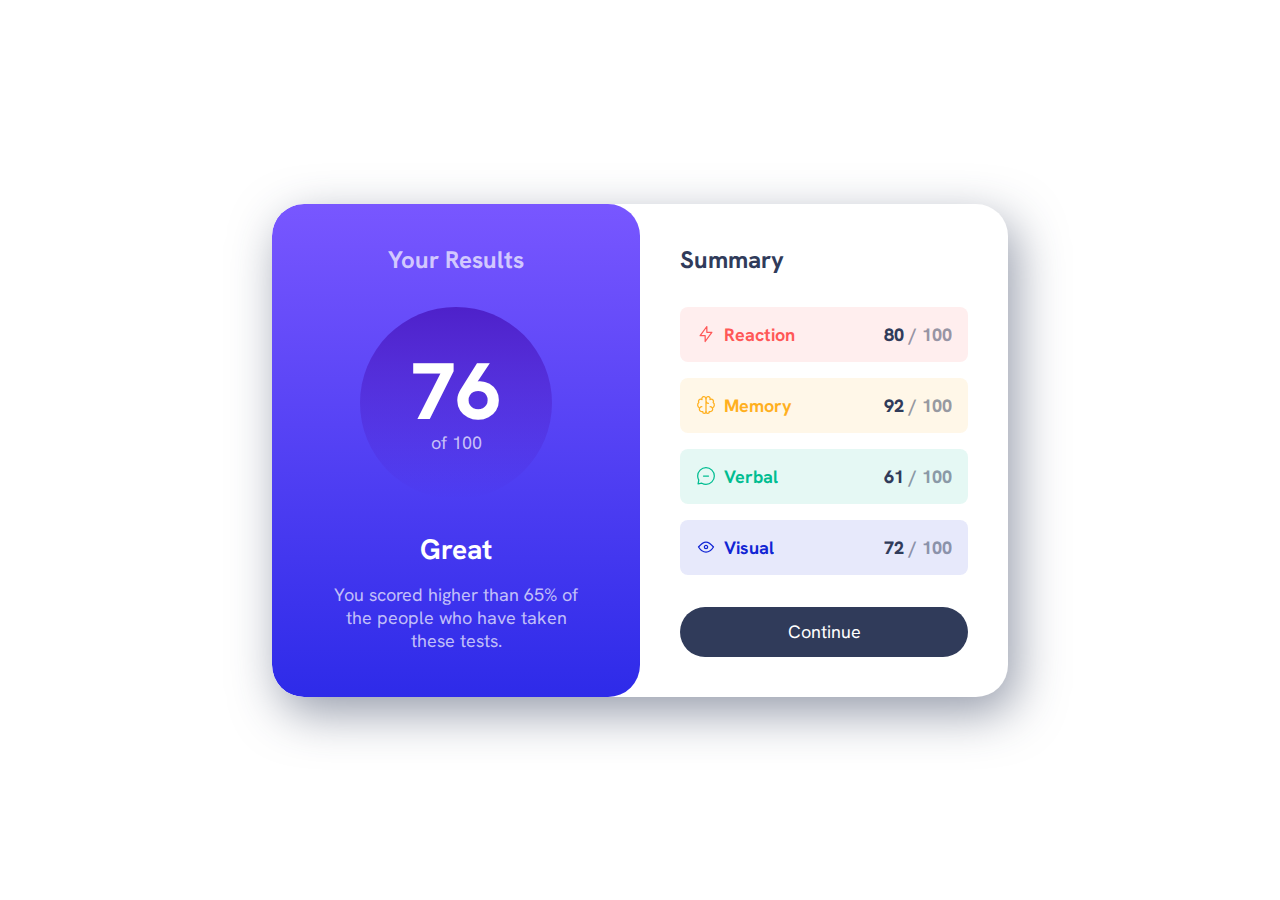
<file: results-summary-component-main/index.html>
<!DOCTYPE html>
<html lang="en">
  <head>
    <meta charset="UTF-8" />
    <meta name="viewport" content="width=device-width, initial-scale=1.0" />
    <title>FEM Results Summary</title>
    <link rel="stylesheet" href="style.css" />
  </head>
  <body>
    <div class="result-summary">
      <div class="results grid-flow" data-spacing="large">
        <h1 class="section-title">Your Results</h1>
        <p class="result-score"><span>76</span> of 100</p>
        <div class="grid-flow">
          <p class="result-rank">Great</p>
          <p>
            You scored higher than 65% of the people who have taken these tests.
          </p>
        </div>
      </div>

      <div class="summary grid-flow" data-spacing="large">
        <h2 class="section-title">Summary</h2>
        <div class="grid-flow">
          <div class="summary-item" data-item-type="accent-1">
            <div class="flex-group">
              <svg
                class="summary-icon"
                xmlns="http://www.w3.org/2000/svg"
                width="20"
                height="20"
                fill="none"
                viewBox="0 0 20 20"
              >
                <path
                  stroke-linecap="round"
                  stroke-linejoin="round"
                  stroke-width="1.25"
                  d="M10.833 8.333V2.5l-6.666 9.167h5V17.5l6.666-9.167h-5Z"
                />
              </svg>
              <h3 class="summary-item-title">Reaction</h3>
            </div>
            <p class="summary-score"><span>80</span> / 100</p>
          </div>
          <div class="summary-item" data-item-type="accent-2">
            <div class="flex-group">
              <svg
                xmlns="http://www.w3.org/2000/svg"
                width="20"
                height="20"
                fill="none"
                viewBox="0 0 20 20"
              >
                <path
                  stroke-linecap="round"
                  stroke-linejoin="round"
                  stroke-width="1.25"
                  d="M5.833 11.667a2.5 2.5 0 1 0 .834 4.858"
                />
                <path
                  stroke-linecap="round"
                  stroke-linejoin="round"
                  stroke-width="1.25"
                  d="M3.553 13.004a3.333 3.333 0 0 1-.728-5.53m.025-.067a2.083 2.083 0 0 1 2.983-2.824m.199.054A2.083 2.083 0 1 1 10 3.75v12.917a1.667 1.667 0 0 1-3.333 0M10 5.833a2.5 2.5 0 0 0 2.5 2.5m1.667 3.334a2.5 2.5 0 1 1-.834 4.858"
                />
                <path
                  stroke-linecap="round"
                  stroke-linejoin="round"
                  stroke-width="1.25"
                  d="M16.447 13.004a3.334 3.334 0 0 0 .728-5.53m-.025-.067a2.083 2.083 0 0 0-2.983-2.824M10 3.75a2.085 2.085 0 0 1 2.538-2.033 2.084 2.084 0 0 1 1.43 2.92m-.635 12.03a1.667 1.667 0 0 1-3.333 0"
                />
              </svg>
              <h3 class="summary-item-title">Memory</h3>
            </div>
            <p class="summary-score"><span>92</span> / 100</p>
          </div>
          <div class="summary-item" data-item-type="accent-3">
            <div class="flex-group">
              <svg
                xmlns="http://www.w3.org/2000/svg"
                width="20"
                height="20"
                fill="none"
                viewBox="0 0 20 20"
              >
                <path
                  stroke-linecap="round"
                  stroke-linejoin="round"
                  stroke-width="1.25"
                  d="M7.5 10h5M10 18.333A8.333 8.333 0 1 0 1.667 10c0 1.518.406 2.942 1.115 4.167l-.699 3.75 3.75-.699A8.295 8.295 0 0 0 10 18.333Z"
                />
              </svg>
              <h3 class="summary-item-title">Verbal</h3>
            </div>
            <p class="summary-score"><span>61</span> / 100</p>
          </div>
          <div class="summary-item" data-item-type="accent-4">
            <div class="flex-group">
              <svg
                xmlns="http://www.w3.org/2000/svg"
                width="20"
                height="20"
                fill="none"
                viewBox="0 0 20 20"
              >
                <path
                  stroke-linecap="round"
                  stroke-linejoin="round"
                  stroke-width="1.25"
                  d="M10 11.667a1.667 1.667 0 1 0 0-3.334 1.667 1.667 0 0 0 0 3.334Z"
                />
                <path
                  stroke-linecap="round"
                  stroke-linejoin="round"
                  stroke-width="1.25"
                  d="M17.5 10c-1.574 2.492-4.402 5-7.5 5s-5.926-2.508-7.5-5C4.416 7.632 6.66 5 10 5s5.584 2.632 7.5 5Z"
                />
              </svg>
              <h3 class="summary-item-title">Visual</h3>
            </div>
            <p class="summary-score"><span>72</span> / 100</p>
          </div>
        </div>
        <button class="button">Continue</button>
      </div>
    </div>
  </body>
</html>
</file>
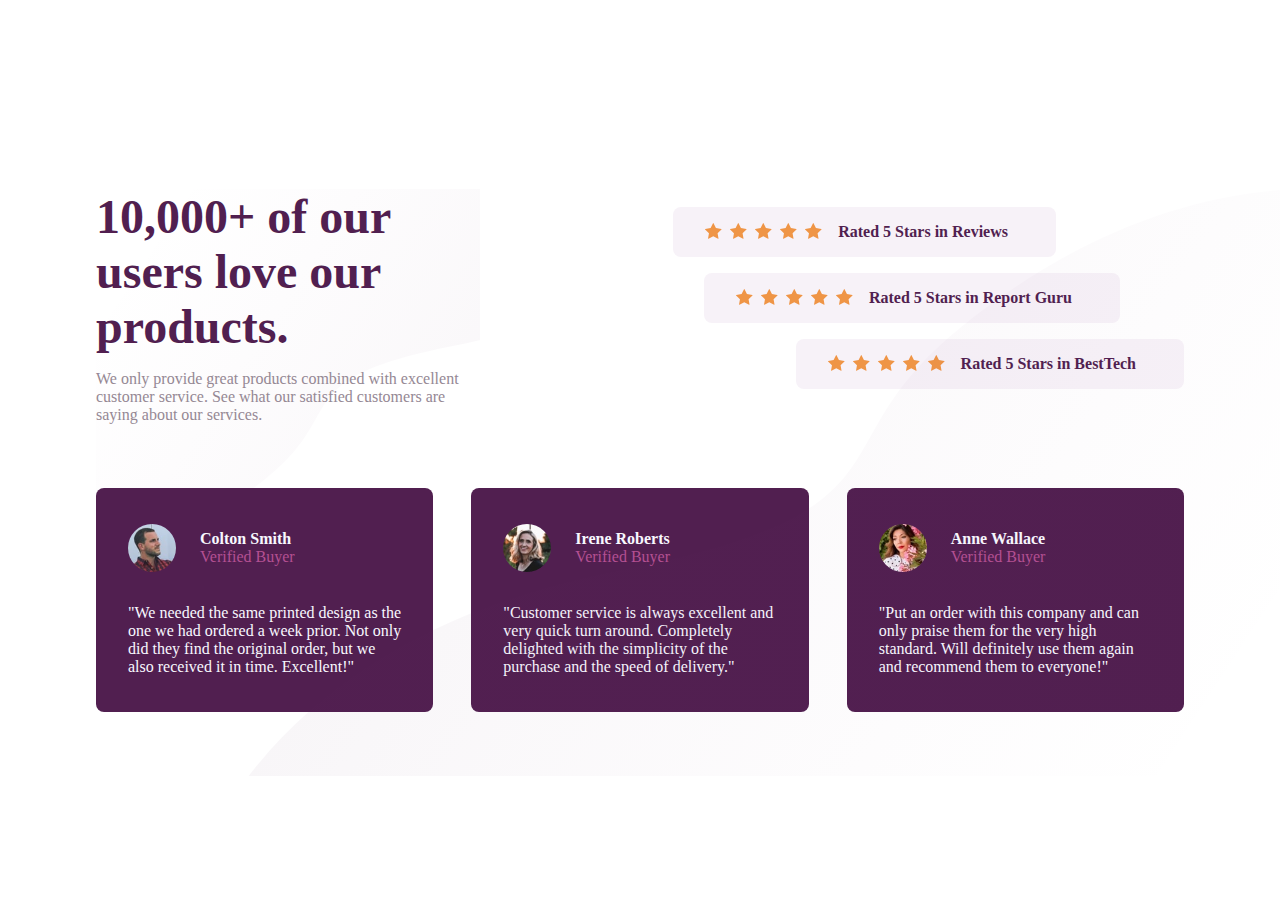
<file: social-proof-section-main/index.html>
<!DOCTYPE html>
<html lang="en">
  <head>
    <meta charset="UTF-8" />
    <meta name="viewport" content="width=device-width, initial-scale=1.0" />
    <!-- displays site properly based on user's device -->

    <link
      rel="icon"
      type="image/png"
      sizes="32x32"
      href="./images/favicon-32x32.png"
    />
    <link rel="stylesheet" href="style.css" />
    <title>Frontend Mentor | Social proof section</title>

    <!-- Feel free to remove these styles or customise in your own stylesheet 👍 -->
    <!-- <style>
      .attribution {
        font-size: 11px;
        text-align: center;
      }
      .attribution a {
        color: hsl(228, 45%, 44%);
      }
    </style> -->
  </head>
  <body>
    <div class="container">
      <svg
        class="bg-pattern-top"
        width="584"
        height="362"
        xmlns="http://www.w3.org/2000/svg"
      >
        <defs>
          <linearGradient
            x1="100%"
            y1="69.212%"
            x2="9.399%"
            y2="32.183%"
            id="a"
          >
            <stop stop-color="#8A4389" stop-opacity="0" offset="0%" />
            <stop stop-color="#512051" offset="100%" />
            <stop stop-color="#512051" offset="100%" />
            <stop stop-color="#512051" offset="100%" />
          </linearGradient>
        </defs>
        <path
          d="M0 362c40.022-82.8 115.736-135.154 227.141-157.064 167.108-32.864 103.85-66.012 185.949-131.796C467.823 29.284 524.793 4.904 584 0v362H0z"
          transform="rotate(180 292 181)"
          fill="url(#a)"
          fill-rule="evenodd"
          opacity=".05"
        />
      </svg>
      <div class="top-section">
        <div class="headline">
          <p class="large-text">10,000+ of our users love our products.</p>
          <p class="small-text">
            We only provide great products combined with excellent customer
            service. See what our satisfied customers are saying about our
            services.
          </p>
        </div>
        <div class="rating-group">
          <div class="rating-item" data-rating-item-key="item-1">
            <div class="rating-item-content">
              <div class="stars">
                <svg width="17" height="16" xmlns="http://www.w3.org/2000/svg">
                  <path
                    d="M16.539 6.097a.297.297 0 00-.24-.202l-5.36-.779L8.542.26a.296.296 0 00-.53 0L5.613 5.117l-5.36.779a.297.297 0 00-.165.505l3.88 3.78-.917 5.34a.297.297 0 00.43.312l4.795-2.52 4.794 2.52a.296.296 0 00.43-.313l-.916-5.338L16.464 6.4c.08-.08.11-.197.075-.304z"
                    fill="#EF9546"
                    fill-rule="nonzero"
                  />
                </svg>
                <svg width="17" height="16" xmlns="http://www.w3.org/2000/svg">
                  <path
                    d="M16.539 6.097a.297.297 0 00-.24-.202l-5.36-.779L8.542.26a.296.296 0 00-.53 0L5.613 5.117l-5.36.779a.297.297 0 00-.165.505l3.88 3.78-.917 5.34a.297.297 0 00.43.312l4.795-2.52 4.794 2.52a.296.296 0 00.43-.313l-.916-5.338L16.464 6.4c.08-.08.11-.197.075-.304z"
                    fill="#EF9546"
                    fill-rule="nonzero"
                  />
                </svg>
                <svg width="17" height="16" xmlns="http://www.w3.org/2000/svg">
                  <path
                    d="M16.539 6.097a.297.297 0 00-.24-.202l-5.36-.779L8.542.26a.296.296 0 00-.53 0L5.613 5.117l-5.36.779a.297.297 0 00-.165.505l3.88 3.78-.917 5.34a.297.297 0 00.43.312l4.795-2.52 4.794 2.52a.296.296 0 00.43-.313l-.916-5.338L16.464 6.4c.08-.08.11-.197.075-.304z"
                    fill="#EF9546"
                    fill-rule="nonzero"
                  />
                </svg>
                <svg width="17" height="16" xmlns="http://www.w3.org/2000/svg">
                  <path
                    d="M16.539 6.097a.297.297 0 00-.24-.202l-5.36-.779L8.542.26a.296.296 0 00-.53 0L5.613 5.117l-5.36.779a.297.297 0 00-.165.505l3.88 3.78-.917 5.34a.297.297 0 00.43.312l4.795-2.52 4.794 2.52a.296.296 0 00.43-.313l-.916-5.338L16.464 6.4c.08-.08.11-.197.075-.304z"
                    fill="#EF9546"
                    fill-rule="nonzero"
                  />
                </svg>
                <svg
                  data-last-star
                  width="17"
                  height="16"
                  xmlns="http://www.w3.org/2000/svg"
                >
                  <path
                    d="M16.539 6.097a.297.297 0 00-.24-.202l-5.36-.779L8.542.26a.296.296 0 00-.53 0L5.613 5.117l-5.36.779a.297.297 0 00-.165.505l3.88 3.78-.917 5.34a.297.297 0 00.43.312l4.795-2.52 4.794 2.52a.296.296 0 00.43-.313l-.916-5.338L16.464 6.4c.08-.08.11-.197.075-.304z"
                    fill="#EF9546"
                    fill-rule="nonzero"
                  />
                </svg>
              </div>
              <p class="rating-item-text">Rated 5 Stars in Reviews</p>
            </div>
          </div>
          <div class="rating-item" data-rating-item-key="item-2">
            <div class="rating-item-content">
              <div class="stars">
                <svg width="17" height="16" xmlns="http://www.w3.org/2000/svg">
                  <path
                    d="M16.539 6.097a.297.297 0 00-.24-.202l-5.36-.779L8.542.26a.296.296 0 00-.53 0L5.613 5.117l-5.36.779a.297.297 0 00-.165.505l3.88 3.78-.917 5.34a.297.297 0 00.43.312l4.795-2.52 4.794 2.52a.296.296 0 00.43-.313l-.916-5.338L16.464 6.4c.08-.08.11-.197.075-.304z"
                    fill="#EF9546"
                    fill-rule="nonzero"
                  />
                </svg>
                <svg width="17" height="16" xmlns="http://www.w3.org/2000/svg">
                  <path
                    d="M16.539 6.097a.297.297 0 00-.24-.202l-5.36-.779L8.542.26a.296.296 0 00-.53 0L5.613 5.117l-5.36.779a.297.297 0 00-.165.505l3.88 3.78-.917 5.34a.297.297 0 00.43.312l4.795-2.52 4.794 2.52a.296.296 0 00.43-.313l-.916-5.338L16.464 6.4c.08-.08.11-.197.075-.304z"
                    fill="#EF9546"
                    fill-rule="nonzero"
                  />
                </svg>
                <svg width="17" height="16" xmlns="http://www.w3.org/2000/svg">
                  <path
                    d="M16.539 6.097a.297.297 0 00-.24-.202l-5.36-.779L8.542.26a.296.296 0 00-.53 0L5.613 5.117l-5.36.779a.297.297 0 00-.165.505l3.88 3.78-.917 5.34a.297.297 0 00.43.312l4.795-2.52 4.794 2.52a.296.296 0 00.43-.313l-.916-5.338L16.464 6.4c.08-.08.11-.197.075-.304z"
                    fill="#EF9546"
                    fill-rule="nonzero"
                  />
                </svg>
                <svg width="17" height="16" xmlns="http://www.w3.org/2000/svg">
                  <path
                    d="M16.539 6.097a.297.297 0 00-.24-.202l-5.36-.779L8.542.26a.296.296 0 00-.53 0L5.613 5.117l-5.36.779a.297.297 0 00-.165.505l3.88 3.78-.917 5.34a.297.297 0 00.43.312l4.795-2.52 4.794 2.52a.296.296 0 00.43-.313l-.916-5.338L16.464 6.4c.08-.08.11-.197.075-.304z"
                    fill="#EF9546"
                    fill-rule="nonzero"
                  />
                </svg>
                <svg
                  data-last-star
                  width="17"
                  height="16"
                  xmlns="http://www.w3.org/2000/svg"
                >
                  <path
                    d="M16.539 6.097a.297.297 0 00-.24-.202l-5.36-.779L8.542.26a.296.296 0 00-.53 0L5.613 5.117l-5.36.779a.297.297 0 00-.165.505l3.88 3.78-.917 5.34a.297.297 0 00.43.312l4.795-2.52 4.794 2.52a.296.296 0 00.43-.313l-.916-5.338L16.464 6.4c.08-.08.11-.197.075-.304z"
                    fill="#EF9546"
                    fill-rule="nonzero"
                  />
                </svg>
              </div>
              <p class="rating-item-text">Rated 5 Stars in Report Guru</p>
            </div>
          </div>
          <div class="rating-item" data-rating-item-key="item-3">
            <div class="rating-item-content">
              <div class="stars">
                <svg width="17" height="16" xmlns="http://www.w3.org/2000/svg">
                  <path
                    d="M16.539 6.097a.297.297 0 00-.24-.202l-5.36-.779L8.542.26a.296.296 0 00-.53 0L5.613 5.117l-5.36.779a.297.297 0 00-.165.505l3.88 3.78-.917 5.34a.297.297 0 00.43.312l4.795-2.52 4.794 2.52a.296.296 0 00.43-.313l-.916-5.338L16.464 6.4c.08-.08.11-.197.075-.304z"
                    fill="#EF9546"
                    fill-rule="nonzero"
                  />
                </svg>
                <svg width="17" height="16" xmlns="http://www.w3.org/2000/svg">
                  <path
                    d="M16.539 6.097a.297.297 0 00-.24-.202l-5.36-.779L8.542.26a.296.296 0 00-.53 0L5.613 5.117l-5.36.779a.297.297 0 00-.165.505l3.88 3.78-.917 5.34a.297.297 0 00.43.312l4.795-2.52 4.794 2.52a.296.296 0 00.43-.313l-.916-5.338L16.464 6.4c.08-.08.11-.197.075-.304z"
                    fill="#EF9546"
                    fill-rule="nonzero"
                  />
                </svg>
                <svg width="17" height="16" xmlns="http://www.w3.org/2000/svg">
                  <path
                    d="M16.539 6.097a.297.297 0 00-.24-.202l-5.36-.779L8.542.26a.296.296 0 00-.53 0L5.613 5.117l-5.36.779a.297.297 0 00-.165.505l3.88 3.78-.917 5.34a.297.297 0 00.43.312l4.795-2.52 4.794 2.52a.296.296 0 00.43-.313l-.916-5.338L16.464 6.4c.08-.08.11-.197.075-.304z"
                    fill="#EF9546"
                    fill-rule="nonzero"
                  />
                </svg>
                <svg width="17" height="16" xmlns="http://www.w3.org/2000/svg">
                  <path
                    d="M16.539 6.097a.297.297 0 00-.24-.202l-5.36-.779L8.542.26a.296.296 0 00-.53 0L5.613 5.117l-5.36.779a.297.297 0 00-.165.505l3.88 3.78-.917 5.34a.297.297 0 00.43.312l4.795-2.52 4.794 2.52a.296.296 0 00.43-.313l-.916-5.338L16.464 6.4c.08-.08.11-.197.075-.304z"
                    fill="#EF9546"
                    fill-rule="nonzero"
                  />
                </svg>
                <svg
                  data-last-star
                  width="17"
                  height="16"
                  xmlns="http://www.w3.org/2000/svg"
                >
                  <path
                    d="M16.539 6.097a.297.297 0 00-.24-.202l-5.36-.779L8.542.26a.296.296 0 00-.53 0L5.613 5.117l-5.36.779a.297.297 0 00-.165.505l3.88 3.78-.917 5.34a.297.297 0 00.43.312l4.795-2.52 4.794 2.52a.296.296 0 00.43-.313l-.916-5.338L16.464 6.4c.08-.08.11-.197.075-.304z"
                    fill="#EF9546"
                    fill-rule="nonzero"
                  />
                </svg>
              </div>
              <p class="rating-item-text">Rated 5 Stars in BestTech</p>
            </div>
          </div>
        </div>
      </div>
      <div class="review-group">
        <div class="review-item">
          <div class="user-profile">
            <div class="user-photo-container">
              <img src="./assets/images/image-colton.jpg" alt="" />
            </div>
            <div class="user-info">
              <p class="user-name">Colton Smith</p>
              <p class="user-state">Verified Buyer</p>
            </div>
          </div>
          <div class="user-comment">
            "We needed the same printed design as the one we had ordered a week
            prior. Not only did they find the original order, but we also
            received it in time. Excellent!"
          </div>
        </div>
        <div class="review-item">
          <div class="user-profile">
            <div class="user-photo-container">
              <img src="./assets/images/image-irene.jpg" alt="" />
            </div>
            <div class="user-info">
              <p class="user-name">Irene Roberts</p>
              <p class="user-state">Verified Buyer</p>
            </div>
          </div>
          <div class="user-comment">
            "Customer service is always excellent and very quick turn around.
            Completely delighted with the simplicity of the purchase and the
            speed of delivery."
          </div>
        </div>
        <div class="review-item">
          <div class="user-profile">
            <div class="user-photo-container">
              <img src="./assets/images/image-anne.jpg" alt="" />
            </div>
            <div class="user-info">
              <p class="user-name">Anne Wallace</p>
              <p class="user-state">Verified Buyer</p>
            </div>
          </div>
          <div class="user-comment">
            "Put an order with this company and can only praise them for the
            very high standard. Will definitely use them again and recommend
            them to everyone!"
          </div>
        </div>
      </div>
      <svg
        class="bg-pattern-bottom"
        width="1085"
        height="673"
        xmlns="http://www.w3.org/2000/svg"
      >
        <defs>
          <linearGradient
            x1="100%"
            y1="69.237%"
            x2="9.399%"
            y2="32.159%"
            id="a"
          >
            <stop stop-color="#8A4389" stop-opacity="0" offset="0%" />
            <stop stop-color="#512051" offset="100%" />
            <stop stop-color="#512051" offset="100%" />
            <stop stop-color="#512051" offset="100%" />
          </linearGradient>
        </defs>
        <path
          d="M355 800c74.356-153.934 215.022-251.268 422-292 310.466-61.099 192.94-122.724 345.47-245.025C1224.157 181.442 1330 136.116 1440 127v673H355z"
          transform="translate(-355 -127)"
          fill="url(#a)"
          fill-rule="evenodd"
          opacity=".05"
        />
      </svg>
    </div>
    <!-- 10,000+ of our users love our products. We only provide great products
    combined with excellent customer service. See what our satisfied customers
    are saying about our services. Rated 5 Stars in Reviews Rated 5 Stars in
    Report Guru Rated 5 Stars in BestTech Colton Smith Verified Buyer "We needed
    the same printed design as the one we had ordered a week prior. Not only did
    they find the original order, but we also received it in time. Excellent!"
    Irene Roberts Verified Buyer "Customer service is always excellent and very
    quick turn around. Completely delighted with the simplicity of the purchase
    and the speed of delivery." Anne Wallace Verified Buyer "Put an order with
    this company and can only praise them for the very high standard. Will
    definitely use them again and recommend them to everyone!" -->

    <!-- <div class="attribution">
      Challenge by
      <a href="https://www.frontendmentor.io?ref=challenge" target="_blank"
        >Frontend Mentor</a
      >. Coded by <a href="#">Your Name Here</a>.
    </div> -->
  </body>
</html>
</file>
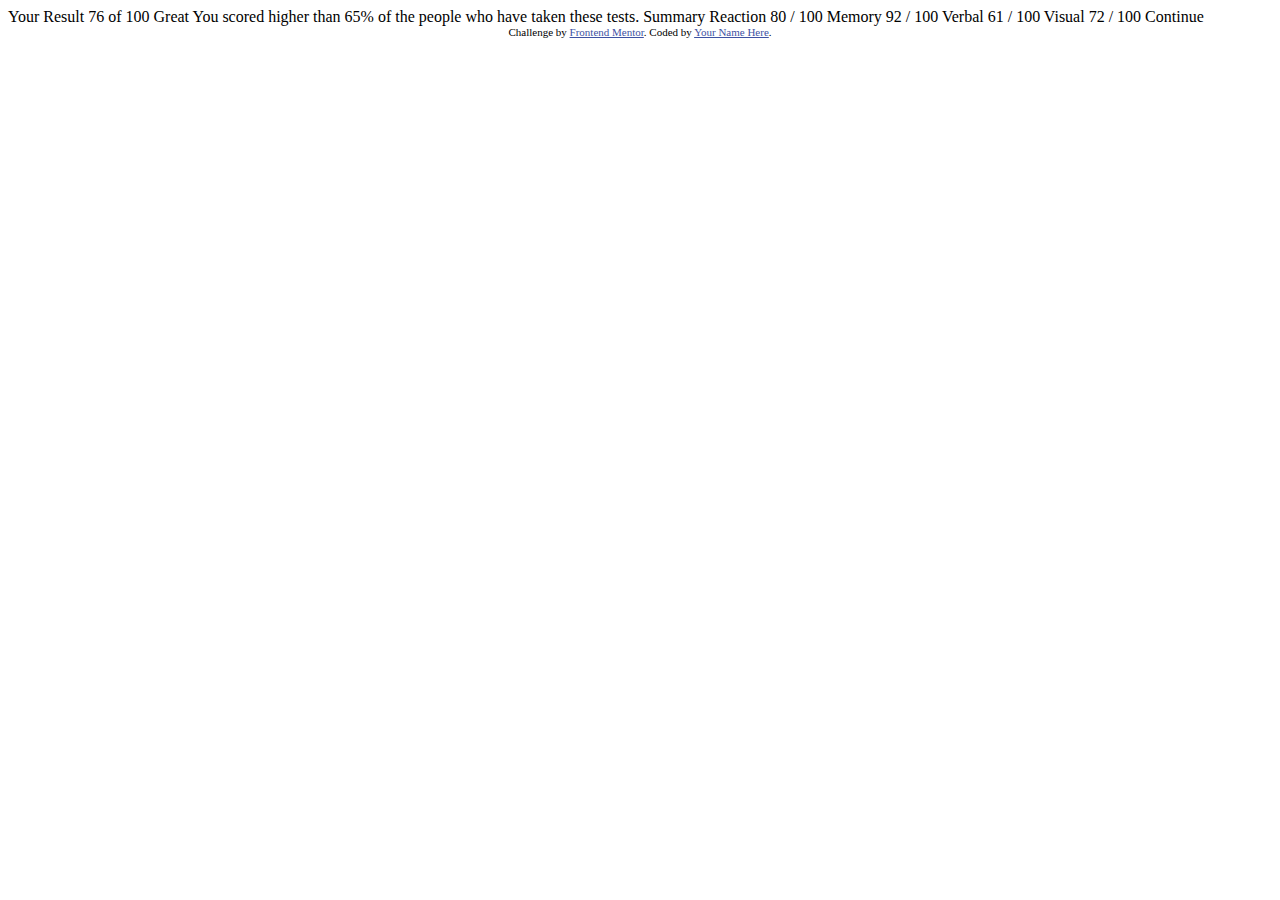
<file: results-summary-component-main/index-old.html>
<!DOCTYPE html>
<html lang="en">
<head>
  <meta charset="UTF-8">
  <meta name="viewport" content="width=device-width, initial-scale=1.0"> <!-- displays site properly based on user's device -->

  <link rel="icon" type="image/png" sizes="32x32" href="./assets/images/favicon-32x32.png">
  
  <title>Frontend Mentor | Results summary component</title>

  <!-- Feel free to remove these styles or customise in your own stylesheet 👍 -->
  <style>
    .attribution { font-size: 11px; text-align: center; }
    .attribution a { color: hsl(228, 45%, 44%); }
  </style>
</head>
<body>

  Your Result
  76
  of 100

  Great
  You scored higher than 65% of the people who have taken these tests.
  
  Summary

  Reaction
  80 / 100

  Memory
  92 / 100

  Verbal
  61 / 100

  Visual
  72 / 100

  Continue
  
  <div class="attribution">
    Challenge by <a href="https://www.frontendmentor.io?ref=challenge" target="_blank">Frontend Mentor</a>. 
    Coded by <a href="#">Your Name Here</a>.
  </div>
</body>
</html>
</file>
<file: results-summary-component-main/style.css>
@font-face {
  font-family: "HankenGrotesk";
  font-display: swap;
  font-weight: 100 900;
  src: url("assets/fonts/HankenGrotesk-VariableFont_wght.ttf") format(truetype);
}

:root {
  --clr-primary-hsl-400: 252, 100%, 67%;
  --clr-primary-hsl-500: 256, 72%, 46%;
  --clr-secondary-hsl-400: 241, 81%, 54%;
  --clr-secondary-hsl-500: 241, 72%, 46%;

  --clr-neutral-hsl-100: 0, 0%, 100%;
  --clr-neutral-hsl-200: 221, 100%, 96%;
  --clr-neutral-hsl-300: 241, 100%, 89%;
  --clr-neutral-hsl-700: 224, 30%, 27%;

  --clr-neutral-100: hsl(var(--clr-neutral-hsl-100));
  --clr-neutral-200: hsl(var(--clr-neutral-hsl-200));
  --clr-neutral-300: hsl(var(--clr-neutral-hsl-300));
  --clr-neutral-700: hsl(var(--clr-neutral-hsl-700));

  --clr-primary-400: hsl(var(--clr-primary-hsl-400));
  --clr-primary-500: hsla(var(--clr-primary-hsl-500));
  --clr-secondary-400: hsl(var(--clr-secondary-hsl-400));

  --gradient-primary: linear-gradient(
    var(--clr-primary-400),
    var(--clr-secondary-400)
  );

  --gradient-to-transparent: linear-gradient(
    var(--clr-primary-500),
    hsl(var(--clr-secondary-hsl-500), 0)
  );

  --clr-accent-1: 0, 100%, 67%;
  --clr-accent-2: 39, 100%, 56%;
  --clr-accent-3: 166, 100%, 37%;
  --clr-accent-4: 234, 85%, 45%;

  --font-family-default: "HankenGrotesk", sans-serif;

  --fw-regular: 500;
  --fw-bold: 700;
  --fw-black: 800;

  --fs-400: 1.125rem;
  --fs-500: 1.25rem;
  --fs-600: 1.5rem;
  --fs-700: 1.75rem;
  --fs-800: 2rem;
  --fs-900: 5rem;
}

*,
*::before,
*::after {
  box-sizing: border-box;
}

* {
  margin: 0;
  font: inherit;
}

img,
svg {
  display: block;
  max-width: 100%;
}

body {
  font-family: var(--font-family-default);
  font-size: var(--fs-400);
  color: var(--clr-neutral-700);
}

@media (min-width: 600px) {
  body {
    min-height: 100vh;
    display: grid;
    place-items: center;
  }
}

.section-title {
  font-weight: var(--font-bold);
  font-size: var(--fs-600);
}

.button {
  color: var(--clr-neutral-100);
  line-height: 1;
  background: var(--clr-neutral-700);
  padding: 1rem 2rem;
  border: 0;
  border-radius: 100vw;
  cursor: pointer;
}

.button:hover,
.button:focus-visible {
  background: var(--gradient-primary);
}

.result-summary {
  --padding: 2.5rem;
  --border-radius: 2rem;
  max-width: 46rem;
  display: grid;
}

@media (min-width: 600px) {
  .result-summary {
    margin: 0 1rem;
    grid-template-columns: 1fr 1fr;
    border-radius: var(--border-radius);
    overflow: hidden;
    box-shadow: 0.5rem 1rem 3rem hsl(var(--clr-neutral-hsl-700), 0.5);
  }
}

.results {
  color: hsl(var(--clr-neutral-hsl-100), 0.7);
  text-align: center;
  background: var(--gradient-primary);
  border-radius: 0 0 var(--border-radius) var(--border-radius);
  padding: var(--padding) calc(var(--padding) * 1.5);
}

@media (min-width: 600px) {
  .results {
    border-radius: var(--border-radius);
  }
}

.flex-group {
  display: flex;
  align-items: center;
  gap: 0.5rem;
  flex-wrap: wrap;
}

.grid-flow {
  display: grid;
  align-content: start;
  gap: 1rem;
}

.grid-flow[data-spacing="large"] {
  gap: 2rem;
}

.section-title {
  font-weight: var(--fw-bold);
  font-size: var(--fs-600);
}

.result-score {
  display: grid;
  place-content: center;
  width: 12rem;
  margin: 0 auto;
  background: var(--gradient-to-transparent);
  aspect-ratio: 1 / 1;
  border-radius: 50%;
}

.result-score span {
  display: block;
  font-size: var(--fs-900);
  font-weight: var(--fw-black);
  line-height: 1;
  color: var(--clr-neutral-100);
}

.result-rank {
  color: var(--clr-neutral-100);
  font-size: var(--fs-700);
  font-weight: var(--fw-bold);
}

.summary {
  padding: var(--padding);
}

.summary-item {
  display: flex;
  justify-content: space-between;
  align-items: center;
  padding: 1rem;
  border-radius: 0.5rem;
  background-color: hsl(var(--item-color), 0.1);
}

.summary-item-title {
  color: hsl(var(--item-color));
  font-weight: var(--fw-bold);
}

.summary-item svg {
  stroke: hsl(var(--item-color));
}

.summary-item[data-item-type="accent-1"] {
  --item-color: var(--clr-accent-1);
}

.summary-item[data-item-type="accent-2"] {
  --item-color: var(--clr-accent-2);
}

.summary-item[data-item-type="accent-3"] {
  --item-color: var(--clr-accent-3);
}

.summary-item[data-item-type="accent-4"] {
  --item-color: var(--clr-accent-4);
}

.summary-score {
  font-weight: var(--fw-black);
  color: hsl(var(--clr-neutral-hsl-700), 0.5);
}

.summary-score span {
  color: var(--clr-neutral-700);
}
</file>
<file: social-proof-section-main/style.css>
@font-face {
  font-family: "Inter";
  font-display: swap;
  font-weight: 100 900;
  src: url("assets/fonts/Inter-VariableFont_wght.ttf") format(truetype);
}

:root {
  --font-family-default: "Inter", sans-serif;

  --fw-regular: 500;
  --fw-bold: 700;
  --fw-black: 800;

  --fs-400: 1.125rem;
  --fs-500: 1.25rem;
  --fs-600: 1.5rem;
  --fs-700: 1.75rem;
  --fs-800: 2rem;
  --fs-900: 3rem;

  --clr-primary: rgb(81, 31, 80);
  --clr-headline-desc: rgb(149, 136, 148);
  --clr-bg-rating-item: rgb(247, 242, 248);
  --clr-user-state: rgb(180, 80, 146);
}

*,
*::before,
*::after {
  box-sizing: border-box;
}

* {
  margin: 0;
  font: inherit;
}

img,
svg {
  display: block;
  max-width: 100%;
}

@media (min-width: 600px) {
  body {
    min-height: 100vh;
    display: grid;
    place-items: center;
  }
}

.container {
  max-width: 1280px;
  padding: 4rem 6rem;
  /* background-color: pink; */
  position: relative;
}

.top-section {
  display: flex;
  justify-content: space-between;
  margin-bottom: 4rem;
}

.headline .large-text {
  max-width: 20rem;
  color: var(--clr-primary);
  font-size: var(--fs-900);
  font-weight: var(--fw-bold);
  margin-bottom: 1rem;
}

.headline .small-text {
  max-width: 24rem;
  color: var(--clr-headline-desc);
}

.rating-group {
  display: flex;
  flex-direction: column;
  justify-content: center;
  align-items: end;
}

.rating-item {
  display: flex;
  margin-bottom: 1rem;
  justify-content: end;
  width: 28rem;
}

.rating-item[data-rating-item-key="item-1"] {
  margin-right: 8rem;
}

.rating-item[data-rating-item-key="item-2"] {
  margin-right: 4rem;
}

/* Was added to create staircase layout for rating items */
.rating-item-content {
  background-color: var(--clr-bg-rating-item);
  border-radius: 0.5rem;
  padding: 1rem 2rem;
  display: flex;
}

.stars {
  display: flex;
}

.stars svg {
  margin-right: 0.5rem;
}

.stars svg:last-of-type {
  margin-right: 0;
}

.rating-item-text {
  padding: 0 1rem;
  color: var(--clr-primary);
  font-weight: var(--fw-bold);
}

.review-group {
  display: flex;
  justify-content: space-between;
}

.review-item {
  /* height: 16rem; */
  width: 31%;
  background-color: var(--clr-primary);
  border-radius: 0.5rem;
  padding: 2.25rem 2rem;
}

.user-profile {
  display: flex;
  margin-bottom: 2rem;
  align-items: center;
}

.user-photo-container {
  width: 3rem;
  aspect-ratio: 1 /1;
  border-radius: 50%;
  overflow: hidden;
}

.user-info {
  margin-left: 1.5rem;
}

.user-name {
  color: ghostwhite;
  font-weight: var(--fw-bold);
}

.user-state {
  color: var(--clr-user-state);
}

.user-comment {
  color: ghostwhite;
}

.bg-pattern-top {
  position: absolute;
  width: 30%;
  z-index: -1;
}

.bg-pattern-bottom {
  position: absolute;
  right: 0;
  bottom: 0;
  height: 90%;
}
</file>
